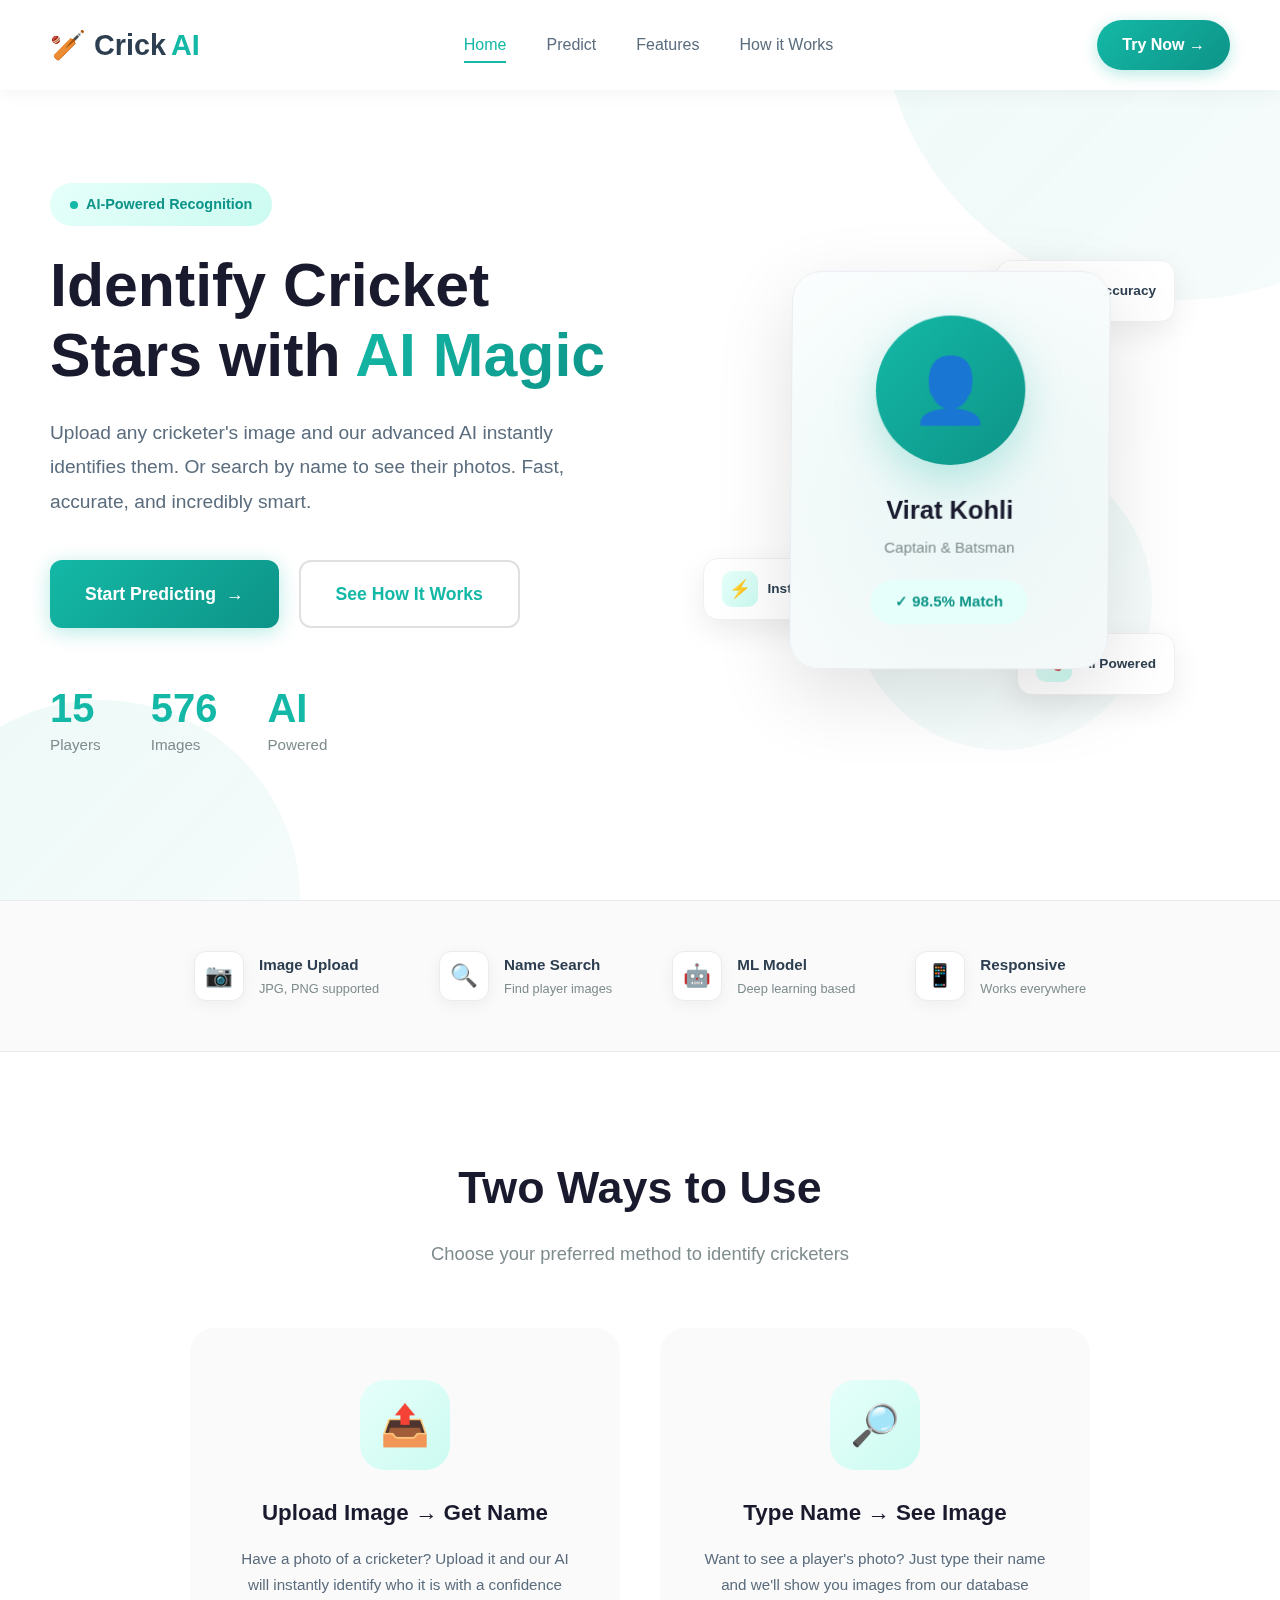
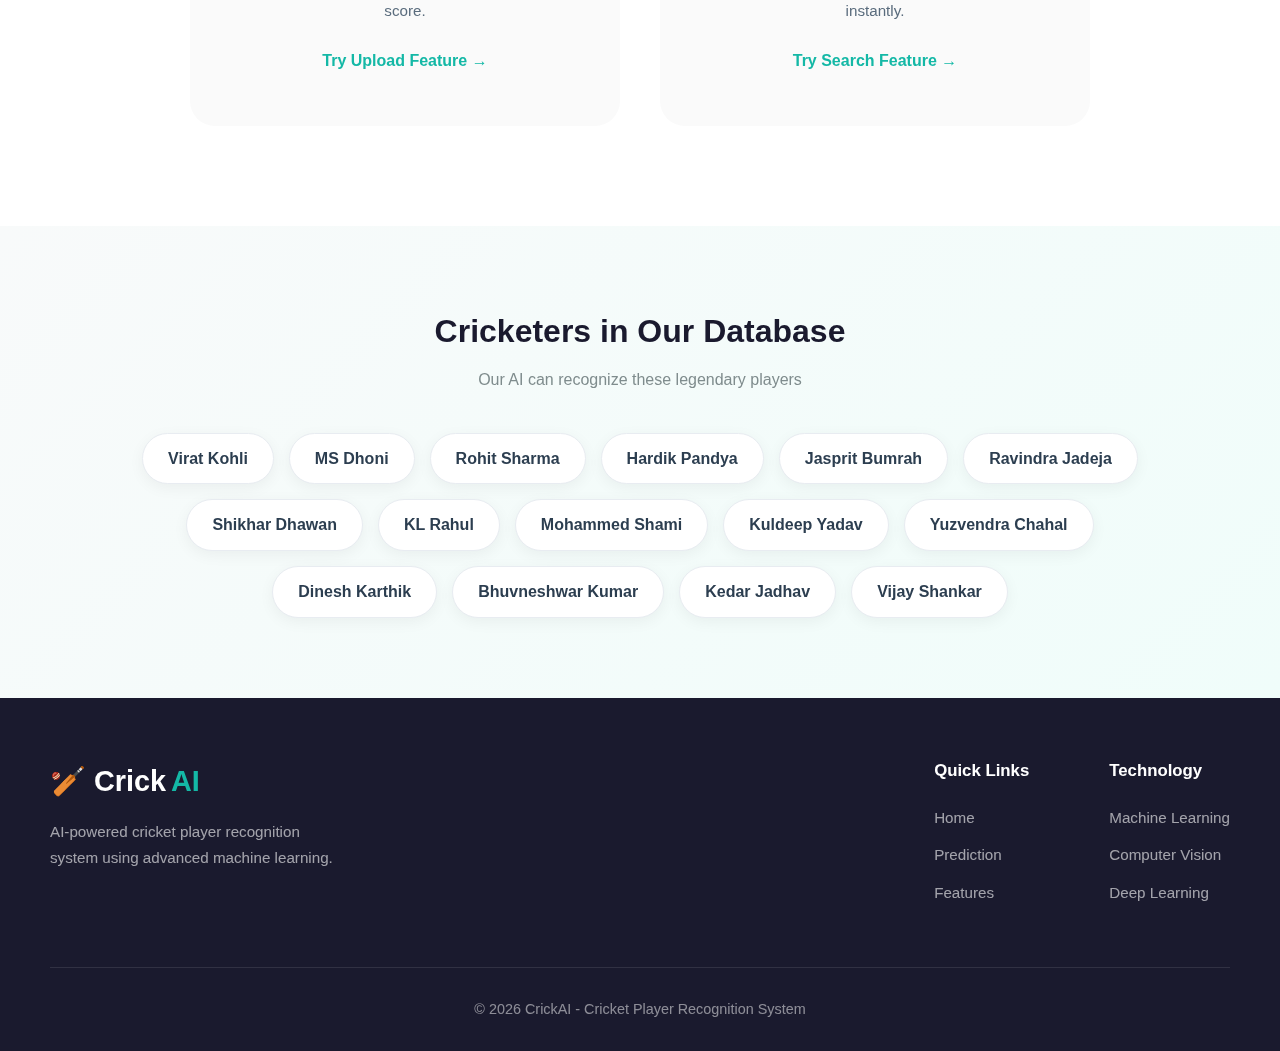
<file: home.html>
<!DOCTYPE html>
<html lang="en">
<head>
    <meta charset="UTF-8">
    <meta name="viewport" content="width=device-width, initial-scale=1.0">
    <title>CrickAI - Cricket Player Recognition</title>
    <link rel="stylesheet" href="home-styles.css">
</head>
<body>
    <!-- Animated Background -->
    <div class="bg-animation">
        <div class="circle"></div>
        <div class="circle"></div>
        <div class="circle"></div>
    </div>

    <!-- Navigation -->
    <nav class="top-nav">
        <a href="home.html" class="logo">
            🏏 Crick<span>AI</span>
        </a>
        <div class="nav-links">
            <a href="home.html" class="active">Home</a>
            <a href="/predict">Predict</a>
            <a href="#features">Features</a>
            <a href="#demo">How it Works</a>
        </div>
        <a href="/predict" class="nav-cta">Try Now →</a>
    </nav>

    <!-- Hero Section -->
    <section class="hero">
        <div class="hero-left">
            <div class="hero-tag">
                <span class="pulse"></span>
                AI-Powered Recognition
            </div>
            <h1>
                Identify Cricket Stars with
                <span class="gradient-text">AI Magic</span>
            </h1>
            <p class="hero-desc">
                Upload any cricketer's image and our advanced AI instantly identifies them. 
                Or search by name to see their photos. Fast, accurate, and incredibly smart.
            </p>
            <div class="hero-buttons">
                <a href="/predict" class="btn-primary">
                    Start Predicting
                    <span>→</span>
                </a>
                <a href="#demo" class="btn-secondary">
                    See How It Works
                </a>
            </div>
            <div class="stats-row">
                <div class="stat-box">
                    <div class="stat-number">15</div>
                    <div class="stat-label">Players</div>
                </div>
                <div class="stat-box">
                    <div class="stat-number">576</div>
                    <div class="stat-label">Images</div>
                </div>
                <div class="stat-box">
                    <div class="stat-number">AI</div>
                    <div class="stat-label">Powered</div>
                </div>
            </div>
        </div>
        <div class="hero-right">
            <div class="hero-visual">
                <div class="main-card">
                    <div class="card-glow"></div>
                    <div class="player-photo">👤</div>
                    <div class="player-info">
                        <div class="player-name">Virat Kohli</div>
                        <div class="player-role">Captain & Batsman</div>
                        <div class="confidence-bar">
                            <span>✓ 98.5% Match</span>
                        </div>
                    </div>
                </div>
                <div class="floating-elements">
                    <div class="float-item item-1">
                        <div class="float-icon">🎯</div>
                        <div class="float-text">High Accuracy</div>
                    </div>
                    <div class="float-item item-2">
                        <div class="float-icon">⚡</div>
                        <div class="float-text">Instant Results</div>
                    </div>
                    <div class="float-item item-3">
                        <div class="float-icon">🧠</div>
                        <div class="float-text">AI Powered</div>
                    </div>
                </div>
            </div>
        </div>
    </section>

    <!-- Features Strip -->
    <section class="features-strip" id="features">
        <div class="strip-item">
            <div class="strip-icon">📷</div>
            <div class="strip-text">
                <h4>Image Upload</h4>
                <p>JPG, PNG supported</p>
            </div>
        </div>
        <div class="strip-item">
            <div class="strip-icon">🔍</div>
            <div class="strip-text">
                <h4>Name Search</h4>
                <p>Find player images</p>
            </div>
        </div>
        <div class="strip-item">
            <div class="strip-icon">🤖</div>
            <div class="strip-text">
                <h4>ML Model</h4>
                <p>Deep learning based</p>
            </div>
        </div>
        <div class="strip-item">
            <div class="strip-icon">📱</div>
            <div class="strip-text">
                <h4>Responsive</h4>
                <p>Works everywhere</p>
            </div>
        </div>
    </section>

    <!-- Demo Section -->
    <section class="demo-section" id="demo">
        <div class="demo-header">
            <h2>Two Ways to Use</h2>
            <p>Choose your preferred method to identify cricketers</p>
        </div>
        <div class="demo-cards">
            <div class="demo-card">
                <div class="demo-icon">📤</div>
                <h3>Upload Image → Get Name</h3>
                <p>
                    Have a photo of a cricketer? Upload it and our AI will instantly 
                    identify who it is with a confidence score.
                </p>
                <a href="index.html" class="demo-link">
                    Try Upload Feature →
                </a>
            </div>
            <div class="demo-card">
                <div class="demo-icon">🔎</div>
                <h3>Type Name → See Image</h3>
                <p>
                    Want to see a player's photo? Just type their name and we'll 
                    show you images from our database instantly.
                </p>
                <a href="index.html" class="demo-link">
                    Try Search Feature →
                </a>
            </div>
        </div>
    </section>

    <!-- Players Section -->
    <section class="players-showcase" id="players">
        <div class="showcase-header">
            <h2>Cricketers in Our Database</h2>
            <p>Our AI can recognize these legendary players</p>
        </div>
        <div class="players-scroll">
            <div class="player-badge">Virat Kohli</div>
            <div class="player-badge">MS Dhoni</div>
            <div class="player-badge">Rohit Sharma</div>
            <div class="player-badge">Hardik Pandya</div>
            <div class="player-badge">Jasprit Bumrah</div>
            <div class="player-badge">Ravindra Jadeja</div>
            <div class="player-badge">Shikhar Dhawan</div>
            <div class="player-badge">KL Rahul</div>
            <div class="player-badge">Mohammed Shami</div>
            <div class="player-badge">Kuldeep Yadav</div>
            <div class="player-badge">Yuzvendra Chahal</div>
            <div class="player-badge">Dinesh Karthik</div>
            <div class="player-badge">Bhuvneshwar Kumar</div>
            <div class="player-badge">Kedar Jadhav</div>
            <div class="player-badge">Vijay Shankar</div>
        </div>
    </section>

    <!-- Footer -->
    <footer class="home-footer">
        <div class="footer-top">
            <div class="footer-brand">
                <a href="home.html" class="logo">
                    🏏 Crick<span>AI</span>
                </a>
                <p>AI-powered cricket player recognition system using advanced machine learning.</p>
            </div>
            <div class="footer-links">
                <div class="footer-col">
                    <h4>Quick Links</h4>
                    <ul>
                        <li><a href="home.html">Home</a></li>
                        <li><a href="index.html">Prediction</a></li>
                        <li><a href="#features">Features</a></li>
                    </ul>
                </div>
                <div class="footer-col">
                    <h4>Technology</h4>
                    <ul>
                        <li><a href="#">Machine Learning</a></li>
                        <li><a href="#">Computer Vision</a></li>
                        <li><a href="#">Deep Learning</a></li>
                    </ul>
                </div>
            </div>
        </div>
        <div class="footer-bottom">
            <p>© 2026 CrickAI - Cricket Player Recognition System</p>
        </div>
    </footer>
</body>
</html>
</file>
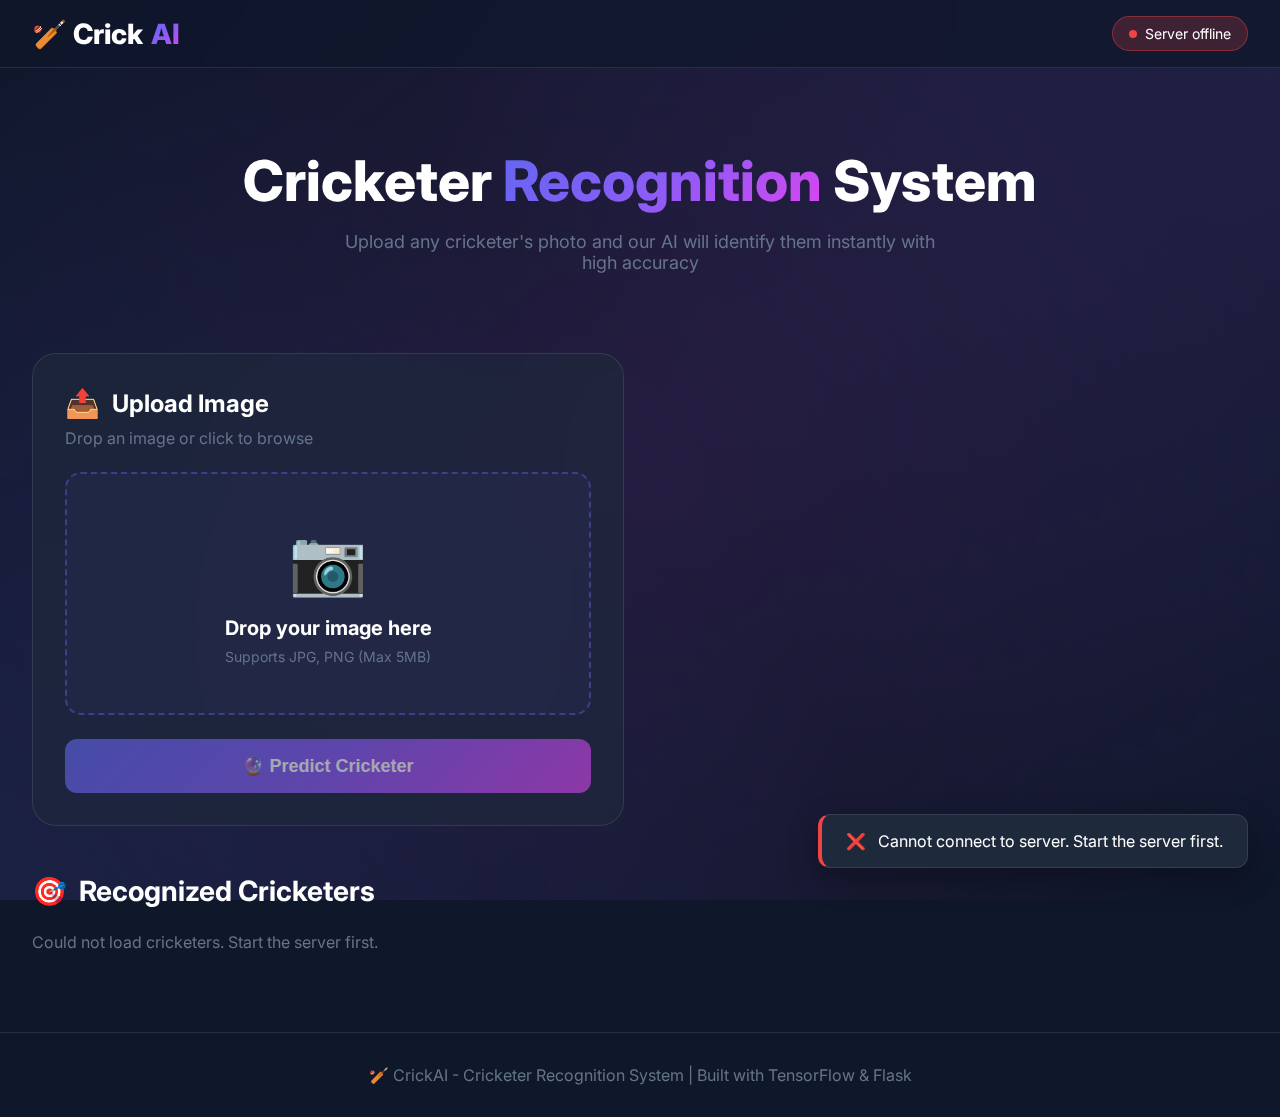
<file: index_enhanced.html>
<!DOCTYPE html>
<html lang="en">
<head>
    <meta charset="UTF-8">
    <meta name="viewport" content="width=device-width, initial-scale=1.0">
    <title>CrickAI - Cricketer Recognition System</title>
    <link href="https://fonts.googleapis.com/css2?family=Inter:wght@300;400;500;600;700;800&display=swap" rel="stylesheet">
    <style>
        * {
            margin: 0;
            padding: 0;
            box-sizing: border-box;
        }

        :root {
            --primary: #6366f1;
            --primary-dark: #4f46e5;
            --secondary: #22c55e;
            --accent: #f59e0b;
            --dark: #0f172a;
            --dark-light: #1e293b;
            --gray: #64748b;
            --light: #f1f5f9;
            --white: #ffffff;
            --gradient: linear-gradient(135deg, #6366f1 0%, #8b5cf6 50%, #d946ef 100%);
        }

        body {
            font-family: 'Inter', sans-serif;
            background: var(--dark);
            color: var(--white);
            min-height: 100vh;
            overflow-x: hidden;
        }

        /* Animated Background */
        .bg-animation {
            position: fixed;
            top: 0;
            left: 0;
            width: 100%;
            height: 100%;
            z-index: -1;
            overflow: hidden;
        }

        .bg-animation::before {
            content: '';
            position: absolute;
            top: -50%;
            left: -50%;
            width: 200%;
            height: 200%;
            background: 
                radial-gradient(circle at 20% 80%, rgba(99, 102, 241, 0.15) 0%, transparent 40%),
                radial-gradient(circle at 80% 20%, rgba(139, 92, 246, 0.15) 0%, transparent 40%),
                radial-gradient(circle at 50% 50%, rgba(217, 70, 239, 0.1) 0%, transparent 50%);
            animation: bgRotate 30s linear infinite;
        }

        @keyframes bgRotate {
            from { transform: rotate(0deg); }
            to { transform: rotate(360deg); }
        }

        /* Header */
        header {
            background: rgba(15, 23, 42, 0.8);
            backdrop-filter: blur(20px);
            border-bottom: 1px solid rgba(255,255,255,0.1);
            padding: 1rem 2rem;
            position: sticky;
            top: 0;
            z-index: 100;
        }

        .header-content {
            max-width: 1400px;
            margin: 0 auto;
            display: flex;
            justify-content: space-between;
            align-items: center;
        }

        .logo {
            font-size: 1.75rem;
            font-weight: 800;
            display: flex;
            align-items: center;
            gap: 0.5rem;
        }

        .logo span {
            background: var(--gradient);
            -webkit-background-clip: text;
            -webkit-text-fill-color: transparent;
            background-clip: text;
        }

        .status-badge {
            display: flex;
            align-items: center;
            gap: 0.5rem;
            padding: 0.5rem 1rem;
            background: rgba(34, 197, 94, 0.2);
            border: 1px solid rgba(34, 197, 94, 0.4);
            border-radius: 50px;
            font-size: 0.875rem;
        }

        .status-dot {
            width: 8px;
            height: 8px;
            background: var(--secondary);
            border-radius: 50%;
            animation: pulse 2s infinite;
        }

        .status-badge.offline {
            background: rgba(239, 68, 68, 0.2);
            border-color: rgba(239, 68, 68, 0.4);
        }

        .status-badge.offline .status-dot {
            background: #ef4444;
            animation: none;
        }

        @keyframes pulse {
            0%, 100% { opacity: 1; }
            50% { opacity: 0.5; }
        }

        /* Main Container */
        main {
            max-width: 1400px;
            margin: 0 auto;
            padding: 2rem;
        }

        /* Hero Section */
        .hero {
            text-align: center;
            padding: 3rem 0;
        }

        .hero h1 {
            font-size: clamp(2rem, 5vw, 3.5rem);
            font-weight: 800;
            margin-bottom: 1rem;
            line-height: 1.2;
        }

        .hero h1 span {
            background: var(--gradient);
            -webkit-background-clip: text;
            -webkit-text-fill-color: transparent;
            background-clip: text;
        }

        .hero p {
            color: var(--gray);
            font-size: 1.125rem;
            max-width: 600px;
            margin: 0 auto;
        }

        /* Upload Section */
        .upload-section {
            display: grid;
            grid-template-columns: 1fr 1fr;
            gap: 2rem;
            margin-top: 2rem;
        }

        @media (max-width: 900px) {
            .upload-section {
                grid-template-columns: 1fr;
            }
        }

        .card {
            background: rgba(30, 41, 59, 0.6);
            backdrop-filter: blur(20px);
            border: 1px solid rgba(255,255,255,0.1);
            border-radius: 24px;
            padding: 2rem;
            transition: all 0.3s ease;
        }

        .card:hover {
            border-color: rgba(99, 102, 241, 0.3);
            box-shadow: 0 20px 40px rgba(0,0,0,0.3);
        }

        .card-title {
            font-size: 1.5rem;
            font-weight: 700;
            margin-bottom: 0.5rem;
            display: flex;
            align-items: center;
            gap: 0.75rem;
        }

        .card-title .icon {
            font-size: 1.75rem;
        }

        .card-subtitle {
            color: var(--gray);
            margin-bottom: 1.5rem;
        }

        /* Upload Zone */
        .upload-zone {
            border: 2px dashed rgba(99, 102, 241, 0.4);
            border-radius: 16px;
            padding: 3rem 2rem;
            text-align: center;
            cursor: pointer;
            transition: all 0.3s ease;
            background: rgba(99, 102, 241, 0.05);
        }

        .upload-zone:hover {
            border-color: var(--primary);
            background: rgba(99, 102, 241, 0.1);
        }

        .upload-zone.dragover {
            border-color: var(--secondary);
            background: rgba(34, 197, 94, 0.1);
        }

        .upload-zone.has-image {
            padding: 1rem;
            border-style: solid;
            border-color: var(--primary);
        }

        .upload-icon {
            font-size: 4rem;
            margin-bottom: 1rem;
        }

        .upload-zone h3 {
            font-size: 1.25rem;
            margin-bottom: 0.5rem;
        }

        .upload-zone p {
            color: var(--gray);
            font-size: 0.875rem;
        }

        #imageInput {
            display: none;
        }

        /* Preview */
        .preview-container {
            display: none;
            position: relative;
        }

        .preview-container.show {
            display: block;
        }

        .preview-image {
            width: 100%;
            max-height: 400px;
            object-fit: contain;
            border-radius: 12px;
        }

        .remove-btn {
            position: absolute;
            top: 10px;
            right: 10px;
            width: 36px;
            height: 36px;
            background: rgba(239, 68, 68, 0.9);
            border: none;
            border-radius: 50%;
            color: white;
            font-size: 1.25rem;
            cursor: pointer;
            display: flex;
            align-items: center;
            justify-content: center;
            transition: all 0.3s ease;
        }

        .remove-btn:hover {
            background: #ef4444;
            transform: scale(1.1);
        }

        /* Predict Button */
        .predict-btn {
            width: 100%;
            padding: 1rem 2rem;
            background: var(--gradient);
            border: none;
            border-radius: 12px;
            color: white;
            font-size: 1.125rem;
            font-weight: 600;
            cursor: pointer;
            margin-top: 1.5rem;
            display: flex;
            align-items: center;
            justify-content: center;
            gap: 0.75rem;
            transition: all 0.3s ease;
        }

        .predict-btn:hover:not(:disabled) {
            transform: translateY(-2px);
            box-shadow: 0 10px 30px rgba(99, 102, 241, 0.4);
        }

        .predict-btn:disabled {
            opacity: 0.6;
            cursor: not-allowed;
        }

        .predict-btn .spinner {
            display: none;
            width: 24px;
            height: 24px;
            border: 3px solid rgba(255,255,255,0.3);
            border-top-color: white;
            border-radius: 50%;
            animation: spin 1s linear infinite;
        }

        .predict-btn.loading .spinner {
            display: block;
        }

        .predict-btn.loading .btn-text {
            display: none;
        }

        @keyframes spin {
            to { transform: rotate(360deg); }
        }

        /* Results Section */
        .results-card {
            display: none;
        }

        .results-card.show {
            display: block;
            animation: slideUp 0.5s ease;
        }

        @keyframes slideUp {
            from {
                opacity: 0;
                transform: translateY(20px);
            }
            to {
                opacity: 1;
                transform: translateY(0);
            }
        }

        .result-header {
            display: flex;
            align-items: center;
            gap: 1.5rem;
            margin-bottom: 2rem;
        }

        .result-avatar {
            width: 100px;
            height: 100px;
            background: var(--gradient);
            border-radius: 50%;
            display: flex;
            align-items: center;
            justify-content: center;
            font-size: 3rem;
            flex-shrink: 0;
            overflow: hidden;
        }

        .result-avatar img {
            width: 100%;
            height: 100%;
            object-fit: cover;
        }

        .result-info h2 {
            font-size: 2rem;
            font-weight: 700;
            margin-bottom: 0.25rem;
        }

        .result-info p {
            color: var(--gray);
        }

        /* Confidence Meter */
        .confidence-section {
            margin-bottom: 2rem;
        }

        .confidence-header {
            display: flex;
            justify-content: space-between;
            margin-bottom: 0.75rem;
        }

        .confidence-value {
            font-size: 1.5rem;
            font-weight: 700;
            color: var(--secondary);
        }

        .confidence-bar {
            height: 12px;
            background: rgba(255,255,255,0.1);
            border-radius: 6px;
            overflow: hidden;
        }

        .confidence-fill {
            height: 100%;
            background: var(--gradient);
            border-radius: 6px;
            transition: width 1s ease;
            width: 0%;
        }

        /* Top Predictions */
        .predictions-list {
            list-style: none;
        }

        .prediction-item {
            display: flex;
            justify-content: space-between;
            align-items: center;
            padding: 1rem;
            background: rgba(255,255,255,0.05);
            border-radius: 12px;
            margin-bottom: 0.75rem;
            transition: all 0.3s ease;
        }

        .prediction-item:hover {
            background: rgba(255,255,255,0.1);
        }

        .prediction-item:first-child {
            background: rgba(99, 102, 241, 0.2);
            border: 1px solid rgba(99, 102, 241, 0.3);
        }

        .prediction-name {
            font-weight: 600;
        }

        .prediction-confidence {
            color: var(--secondary);
            font-weight: 600;
        }

        /* Cricketers Gallery */
        .gallery-section {
            margin-top: 3rem;
        }

        .gallery-title {
            font-size: 1.75rem;
            font-weight: 700;
            margin-bottom: 1.5rem;
            display: flex;
            align-items: center;
            gap: 0.75rem;
        }

        .cricketers-grid {
            display: grid;
            grid-template-columns: repeat(auto-fill, minmax(140px, 1fr));
            gap: 1rem;
        }

        .cricketer-card {
            background: rgba(30, 41, 59, 0.6);
            border: 1px solid rgba(255,255,255,0.1);
            border-radius: 16px;
            padding: 1rem;
            text-align: center;
            cursor: pointer;
            transition: all 0.3s ease;
        }

        .cricketer-card:hover {
            transform: translateY(-5px);
            border-color: var(--primary);
            box-shadow: 0 10px 30px rgba(99, 102, 241, 0.2);
        }

        .cricketer-avatar {
            width: 80px;
            height: 80px;
            background: var(--gradient);
            border-radius: 50%;
            margin: 0 auto 0.75rem;
            display: flex;
            align-items: center;
            justify-content: center;
            font-size: 2rem;
            overflow: hidden;
        }

        .cricketer-avatar img {
            width: 100%;
            height: 100%;
            object-fit: cover;
        }

        .cricketer-name {
            font-weight: 600;
            font-size: 0.875rem;
            white-space: nowrap;
            overflow: hidden;
            text-overflow: ellipsis;
        }

        /* Loading States */
        .loading-skeleton {
            background: linear-gradient(90deg, rgba(255,255,255,0.05) 25%, rgba(255,255,255,0.1) 50%, rgba(255,255,255,0.05) 75%);
            background-size: 200% 100%;
            animation: shimmer 1.5s infinite;
            border-radius: 8px;
        }

        @keyframes shimmer {
            0% { background-position: 200% 0; }
            100% { background-position: -200% 0; }
        }

        /* Toast Notifications */
        .toast-container {
            position: fixed;
            bottom: 2rem;
            right: 2rem;
            z-index: 1000;
        }

        .toast {
            background: var(--dark-light);
            border: 1px solid rgba(255,255,255,0.1);
            padding: 1rem 1.5rem;
            border-radius: 12px;
            margin-top: 0.75rem;
            display: flex;
            align-items: center;
            gap: 0.75rem;
            animation: toastIn 0.3s ease;
            box-shadow: 0 10px 30px rgba(0,0,0,0.3);
        }

        .toast.success {
            border-left: 4px solid var(--secondary);
        }

        .toast.error {
            border-left: 4px solid #ef4444;
        }

        .toast.warning {
            border-left: 4px solid var(--accent);
        }

        @keyframes toastIn {
            from {
                opacity: 0;
                transform: translateX(100%);
            }
            to {
                opacity: 1;
                transform: translateX(0);
            }
        }

        /* Footer */
        footer {
            text-align: center;
            padding: 2rem;
            color: var(--gray);
            margin-top: 3rem;
            border-top: 1px solid rgba(255,255,255,0.1);
        }

        footer a {
            color: var(--primary);
            text-decoration: none;
        }

        /* Responsive */
        @media (max-width: 768px) {
            main {
                padding: 1rem;
            }

            .hero {
                padding: 2rem 0;
            }

            .card {
                padding: 1.5rem;
            }

            .upload-zone {
                padding: 2rem 1rem;
            }
        }
    </style>
</head>
<body>
    <div class="bg-animation"></div>

    <header>
        <div class="header-content">
            <div class="logo">🏏 Crick<span>AI</span></div>
            <div class="status-badge" id="statusBadge">
                <div class="status-dot"></div>
                <span id="statusText">Connecting...</span>
            </div>
        </div>
    </header>

    <main>
        <section class="hero">
            <h1>Cricketer <span>Recognition</span> System</h1>
            <p>Upload any cricketer's photo and our AI will identify them instantly with high accuracy</p>
        </section>

        <section class="upload-section">
            <!-- Upload Card -->
            <div class="card">
                <h2 class="card-title">
                    <span class="icon">📤</span>
                    Upload Image
                </h2>
                <p class="card-subtitle">Drop an image or click to browse</p>

                <div class="upload-zone" id="uploadZone">
                    <div class="upload-content" id="uploadContent">
                        <div class="upload-icon">📷</div>
                        <h3>Drop your image here</h3>
                        <p>Supports JPG, PNG (Max 5MB)</p>
                    </div>
                    <div class="preview-container" id="previewContainer">
                        <img class="preview-image" id="previewImage" alt="Preview">
                        <button class="remove-btn" id="removeBtn">✕</button>
                    </div>
                </div>
                <input type="file" id="imageInput" accept="image/jpeg,image/png,image/jpg">

                <button class="predict-btn" id="predictBtn" disabled>
                    <span class="spinner"></span>
                    <span class="btn-text">🔮 Predict Cricketer</span>
                </button>
            </div>

            <!-- Results Card -->
            <div class="card results-card" id="resultsCard">
                <h2 class="card-title">
                    <span class="icon">✨</span>
                    Prediction Result
                </h2>
                <p class="card-subtitle">AI-powered recognition</p>

                <div class="result-header">
                    <div class="result-avatar" id="resultAvatar">🏏</div>
                    <div class="result-info">
                        <h2 id="resultName">-</h2>
                        <p id="resultRole">Cricketer • Predicted by AI</p>
                    </div>
                </div>

                <div class="confidence-section">
                    <div class="confidence-header">
                        <span>Confidence</span>
                        <span class="confidence-value" id="confidenceValue">0%</span>
                    </div>
                    <div class="confidence-bar">
                        <div class="confidence-fill" id="confidenceFill"></div>
                    </div>
                </div>

                <h3 style="margin-bottom: 1rem; color: var(--gray);">Top Predictions</h3>
                <ul class="predictions-list" id="predictionsList">
                    <!-- Filled by JS -->
                </ul>
            </div>
        </section>

        <!-- Cricketers Gallery -->
        <section class="gallery-section">
            <h2 class="gallery-title">
                <span>🎯</span>
                Recognized Cricketers
            </h2>
            <div class="cricketers-grid" id="cricketersGrid">
                <!-- Filled by JS -->
            </div>
        </section>
    </main>

    <footer>
        <p>🏏 CrickAI - Cricketer Recognition System | Built with TensorFlow & Flask</p>
    </footer>

    <div class="toast-container" id="toastContainer"></div>

    <script>
        // Configuration
        const API_URL = 'http://localhost:5000';
        let isConnected = false;

        // DOM Elements
        const uploadZone = document.getElementById('uploadZone');
        const uploadContent = document.getElementById('uploadContent');
        const previewContainer = document.getElementById('previewContainer');
        const previewImage = document.getElementById('previewImage');
        const imageInput = document.getElementById('imageInput');
        const removeBtn = document.getElementById('removeBtn');
        const predictBtn = document.getElementById('predictBtn');
        const resultsCard = document.getElementById('resultsCard');
        const resultAvatar = document.getElementById('resultAvatar');
        const resultName = document.getElementById('resultName');
        const confidenceValue = document.getElementById('confidenceValue');
        const confidenceFill = document.getElementById('confidenceFill');
        const predictionsList = document.getElementById('predictionsList');
        const statusBadge = document.getElementById('statusBadge');
        const statusText = document.getElementById('statusText');
        const cricketersGrid = document.getElementById('cricketersGrid');

        let uploadedFile = null;

        // Initialize
        document.addEventListener('DOMContentLoaded', () => {
            checkAPIStatus();
            initUpload();
            loadCricketers();
        });

        // Check API Status
        async function checkAPIStatus() {
            try {
                const response = await fetch(`${API_URL}/api/status`);
                const data = await response.json();
                
                if (data.model_loaded) {
                    isConnected = true;
                    statusBadge.classList.remove('offline');
                    statusText.textContent = `AI Ready (${data.cricketers_count} cricketers)`;
                    showToast('Connected to AI Model!', 'success');
                } else {
                    statusBadge.classList.add('offline');
                    statusText.textContent = 'Model not trained';
                    showToast('Model not loaded. Please train first.', 'warning');
                }
            } catch (error) {
                statusBadge.classList.add('offline');
                statusText.textContent = 'Server offline';
                showToast('Cannot connect to server. Start the server first.', 'error');
            }
        }

        // Load Cricketers Gallery
        async function loadCricketers() {
            try {
                const response = await fetch(`${API_URL}/api/cricketers`);
                const data = await response.json();
                
                if (data.success) {
                    cricketersGrid.innerHTML = data.cricketers.map(cricketer => `
                        <div class="cricketer-card">
                            <div class="cricketer-avatar">
                                ${cricketer.sample_image 
                                    ? `<img src="${API_URL}${cricketer.sample_image}" alt="${cricketer.name}" onerror="this.parentElement.innerHTML='🏏'">`
                                    : '🏏'}
                            </div>
                            <div class="cricketer-name">${cricketer.name}</div>
                        </div>
                    `).join('');
                }
            } catch (error) {
                cricketersGrid.innerHTML = '<p style="color: var(--gray); grid-column: 1/-1;">Could not load cricketers. Start the server first.</p>';
            }
        }

        // Initialize Upload
        function initUpload() {
            uploadZone.addEventListener('click', () => {
                if (!previewContainer.classList.contains('show')) {
                    imageInput.click();
                }
            });

            imageInput.addEventListener('change', handleFileSelect);

            uploadZone.addEventListener('dragover', (e) => {
                e.preventDefault();
                uploadZone.classList.add('dragover');
            });

            uploadZone.addEventListener('dragleave', () => {
                uploadZone.classList.remove('dragover');
            });

            uploadZone.addEventListener('drop', (e) => {
                e.preventDefault();
                uploadZone.classList.remove('dragover');
                const file = e.dataTransfer.files[0];
                if (validateFile(file)) processFile(file);
            });

            removeBtn.addEventListener('click', (e) => {
                e.stopPropagation();
                resetUpload();
            });

            predictBtn.addEventListener('click', handlePredict);
        }

        function handleFileSelect(e) {
            const file = e.target.files[0];
            if (validateFile(file)) processFile(file);
        }

        function validateFile(file) {
            if (!file) return false;
            
            const validTypes = ['image/jpeg', 'image/png', 'image/jpg'];
            if (!validTypes.includes(file.type)) {
                showToast('Please upload a JPG or PNG image', 'error');
                return false;
            }
            
            if (file.size > 5 * 1024 * 1024) {
                showToast('File size must be less than 5MB', 'error');
                return false;
            }
            
            return true;
        }

        function processFile(file) {
            uploadedFile = file;
            
            const reader = new FileReader();
            reader.onload = (e) => {
                previewImage.src = e.target.result;
                uploadContent.style.display = 'none';
                previewContainer.classList.add('show');
                uploadZone.classList.add('has-image');
                predictBtn.disabled = false;
                resultsCard.classList.remove('show');
            };
            reader.readAsDataURL(file);
        }

        function resetUpload() {
            uploadedFile = null;
            imageInput.value = '';
            previewImage.src = '';
            uploadContent.style.display = 'block';
            previewContainer.classList.remove('show');
            uploadZone.classList.remove('has-image');
            predictBtn.disabled = true;
        }

        // Handle Prediction
        async function handlePredict() {
            if (!uploadedFile) {
                showToast('Please upload an image first', 'error');
                return;
            }

            if (!isConnected) {
                showToast('Server not connected. Please start the server.', 'error');
                return;
            }

            predictBtn.classList.add('loading');
            predictBtn.disabled = true;

            try {
                const formData = new FormData();
                formData.append('image', uploadedFile);

                const response = await fetch(`${API_URL}/api/predict`, {
                    method: 'POST',
                    body: formData
                });

                const data = await response.json();

                if (data.success) {
                    displayResults(data);
                    showToast(`Predicted: ${data.prediction}`, 'success');
                } else {
                    throw new Error(data.error || 'Prediction failed');
                }
            } catch (error) {
                console.error('Prediction error:', error);
                showToast('Prediction failed. Please try again.', 'error');
            } finally {
                predictBtn.classList.remove('loading');
                predictBtn.disabled = false;
            }
        }

        // Display Results
        function displayResults(data) {
            resultsCard.classList.add('show');
            
            resultName.textContent = data.prediction;
            confidenceValue.textContent = `${data.confidence}%`;
            
            // Set avatar
            if (data.sample_image) {
                resultAvatar.innerHTML = `<img src="${API_URL}${data.sample_image}" alt="${data.prediction}" onerror="this.parentElement.innerHTML='🏏'">`;
            } else {
                resultAvatar.innerHTML = '🏏';
            }
            
            // Animate confidence bar
            setTimeout(() => {
                confidenceFill.style.width = `${data.confidence}%`;
            }, 100);
            
            // Show top predictions
            if (data.top_predictions) {
                predictionsList.innerHTML = data.top_predictions.map((pred, idx) => `
                    <li class="prediction-item">
                        <span class="prediction-name">${idx + 1}. ${pred.name}</span>
                        <span class="prediction-confidence">${pred.confidence}%</span>
                    </li>
                `).join('');
            }

            // Scroll to results
            resultsCard.scrollIntoView({ behavior: 'smooth', block: 'nearest' });
        }

        // Toast Notifications
        function showToast(message, type = 'success') {
            const toast = document.createElement('div');
            toast.className = `toast ${type}`;
            toast.innerHTML = `
                <span>${type === 'success' ? '✅' : type === 'error' ? '❌' : '⚠️'}</span>
                <span>${message}</span>
            `;
            document.getElementById('toastContainer').appendChild(toast);
            
            setTimeout(() => {
                toast.style.opacity = '0';
                toast.style.transform = 'translateX(100%)';
                setTimeout(() => toast.remove(), 300);
            }, 4000);
        }
    </script>
</body>
</html>
</file>
<file: home-styles.css>
/* ===================================
   HOME PAGE STYLES - CRICKAI
   Modern, Attractive, Unique Design
   =================================== */

* {
    margin: 0;
    padding: 0;
    box-sizing: border-box;
}

body {
    font-family: 'Segoe UI', Tahoma, Geneva, Verdana, sans-serif;
    background: #ffffff;
    color: #2c3e50;
    overflow-x: hidden;
    line-height: 1.6;
}

/* ===================================
   ANIMATED BACKGROUND
   =================================== */

.bg-animation {
    position: fixed;
    top: 0;
    left: 0;
    width: 100%;
    height: 100%;
    z-index: -1;
    overflow: hidden;
}

.bg-animation .circle {
    position: absolute;
    border-radius: 50%;
    background: linear-gradient(135deg, rgba(20, 184, 166, 0.08), rgba(13, 148, 136, 0.03));
    animation: float 20s infinite ease-in-out;
}

.bg-animation .circle:nth-child(1) {
    width: 600px;
    height: 600px;
    top: -300px;
    right: -200px;
}

.bg-animation .circle:nth-child(2) {
    width: 400px;
    height: 400px;
    bottom: -200px;
    left: -100px;
    animation-delay: -5s;
}

.bg-animation .circle:nth-child(3) {
    width: 300px;
    height: 300px;
    top: 50%;
    right: 10%;
    animation-delay: -10s;
}

@keyframes float {
    0%, 100% { transform: translate(0, 0) rotate(0deg); }
    25% { transform: translate(30px, -30px) rotate(5deg); }
    50% { transform: translate(0, -50px) rotate(0deg); }
    75% { transform: translate(-30px, -30px) rotate(-5deg); }
}

/* ===================================
   NAVIGATION
   =================================== */

.top-nav {
    position: fixed;
    top: 0;
    left: 0;
    right: 0;
    display: flex;
    justify-content: space-between;
    align-items: center;
    padding: 20px 50px;
    background: rgba(255, 255, 255, 0.95);
    backdrop-filter: blur(10px);
    z-index: 1000;
    box-shadow: 0 2px 20px rgba(0, 0, 0, 0.05);
}

.logo {
    display: flex;
    align-items: center;
    gap: 5px;
    font-size: 1.8rem;
    font-weight: 800;
    color: #2c3e50;
    text-decoration: none;
}

.logo span {
    color: #14b8a6;
}

.nav-links {
    display: flex;
    gap: 40px;
}

.nav-links a {
    color: #5a6c7d;
    text-decoration: none;
    font-weight: 500;
    transition: color 0.3s ease;
    position: relative;
}

.nav-links a::after {
    content: '';
    position: absolute;
    bottom: -5px;
    left: 0;
    width: 0;
    height: 2px;
    background: #14b8a6;
    transition: width 0.3s ease;
}

.nav-links a:hover,
.nav-links a.active {
    color: #14b8a6;
}

.nav-links a:hover::after,
.nav-links a.active::after {
    width: 100%;
}

.nav-cta {
    padding: 12px 25px;
    background: linear-gradient(135deg, #14b8a6, #0d9488);
    color: white;
    text-decoration: none;
    border-radius: 50px;
    font-weight: 600;
    transition: all 0.3s ease;
    box-shadow: 0 4px 15px rgba(20, 184, 166, 0.3);
}

.nav-cta:hover {
    transform: translateY(-2px);
    box-shadow: 0 6px 20px rgba(20, 184, 166, 0.4);
}

/* ===================================
   HERO SECTION
   =================================== */

.hero {
    min-height: 100vh;
    display: flex;
    align-items: center;
    padding: 120px 50px 80px;
    gap: 60px;
    max-width: 1400px;
    margin: 0 auto;
}

.hero-left {
    flex: 1;
    max-width: 600px;
}

.hero-tag {
    display: inline-flex;
    align-items: center;
    gap: 8px;
    padding: 10px 20px;
    background: linear-gradient(135deg, #e6fffa, #ccfbf1);
    color: #0d9488;
    border-radius: 50px;
    font-size: 0.9rem;
    font-weight: 600;
    margin-bottom: 25px;
    animation: fadeInUp 0.6s ease;
}

.hero-tag .pulse {
    width: 8px;
    height: 8px;
    background: #14b8a6;
    border-radius: 50%;
    animation: pulse 2s infinite;
}

@keyframes pulse {
    0%, 100% { opacity: 1; transform: scale(1); }
    50% { opacity: 0.5; transform: scale(1.5); }
}

.hero h1 {
    font-size: 3.8rem;
    font-weight: 800;
    color: #1a1a2e;
    line-height: 1.15;
    margin-bottom: 25px;
    animation: fadeInUp 0.6s ease 0.1s both;
}

.hero h1 .gradient-text {
    background: linear-gradient(135deg, #14b8a6, #0d9488);
    -webkit-background-clip: text;
    -webkit-text-fill-color: transparent;
    background-clip: text;
}

.hero-desc {
    font-size: 1.2rem;
    color: #5a6c7d;
    line-height: 1.8;
    margin-bottom: 40px;
    animation: fadeInUp 0.6s ease 0.2s both;
}

.hero-buttons {
    display: flex;
    gap: 20px;
    margin-bottom: 60px;
    animation: fadeInUp 0.6s ease 0.3s both;
}

.btn-primary {
    display: inline-flex;
    align-items: center;
    gap: 10px;
    padding: 18px 35px;
    background: linear-gradient(135deg, #14b8a6, #0d9488);
    color: white;
    text-decoration: none;
    border-radius: 12px;
    font-weight: 600;
    font-size: 1.1rem;
    transition: all 0.3s ease;
    box-shadow: 0 4px 20px rgba(20, 184, 166, 0.3);
}

.btn-primary:hover {
    transform: translateY(-3px);
    box-shadow: 0 8px 30px rgba(20, 184, 166, 0.4);
}

.btn-secondary {
    display: inline-flex;
    align-items: center;
    gap: 10px;
    padding: 18px 35px;
    background: white;
    color: #14b8a6;
    text-decoration: none;
    border-radius: 12px;
    font-weight: 600;
    font-size: 1.1rem;
    border: 2px solid #e0e0e0;
    transition: all 0.3s ease;
}

.btn-secondary:hover {
    border-color: #14b8a6;
    background: #f0fdfa;
}

.stats-row {
    display: flex;
    gap: 50px;
    animation: fadeInUp 0.6s ease 0.4s both;
}

.stat-box {
    text-align: left;
}

.stat-number {
    font-size: 2.5rem;
    font-weight: 800;
    color: #14b8a6;
    line-height: 1;
}

.stat-label {
    font-size: 0.95rem;
    color: #7f8c8d;
    margin-top: 5px;
}

/* ===================================
   HERO VISUAL / 3D CARD
   =================================== */

.hero-right {
    flex: 1;
    display: flex;
    justify-content: center;
    align-items: center;
    perspective: 1000px;
}

.hero-visual {
    position: relative;
    width: 450px;
    height: 500px;
    animation: fadeInRight 0.8s ease 0.3s both;
}

.main-card {
    position: absolute;
    width: 320px;
    height: 400px;
    background: linear-gradient(145deg, #ffffff, #f8f9fa);
    border-radius: 30px;
    box-shadow: 0 25px 80px rgba(0, 0, 0, 0.12);
    display: flex;
    flex-direction: column;
    align-items: center;
    justify-content: center;
    z-index: 3;
    top: 50%;
    left: 50%;
    transform: translate(-50%, -50%) rotateY(-5deg) rotateX(5deg);
    transition: transform 0.5s ease;
    overflow: hidden;
    border: 1px solid #e8ecf1;
}

.main-card:hover {
    transform: translate(-50%, -50%) rotateY(0deg) rotateX(0deg);
}

.card-glow {
    position: absolute;
    top: -50%;
    left: -50%;
    width: 200%;
    height: 200%;
    background: radial-gradient(circle, rgba(20, 184, 166, 0.08) 0%, transparent 60%);
    animation: rotate 10s linear infinite;
}

@keyframes rotate {
    from { transform: rotate(0deg); }
    to { transform: rotate(360deg); }
}

.player-photo {
    width: 150px;
    height: 150px;
    background: linear-gradient(135deg, #14b8a6, #0d9488);
    border-radius: 50%;
    display: flex;
    align-items: center;
    justify-content: center;
    font-size: 4rem;
    margin-bottom: 25px;
    box-shadow: 0 15px 40px rgba(20, 184, 166, 0.25);
    position: relative;
    z-index: 1;
}

.player-info {
    text-align: center;
    z-index: 1;
}

.player-name {
    font-size: 1.6rem;
    font-weight: 700;
    color: #1a1a2e;
    margin-bottom: 5px;
}

.player-role {
    color: #7f8c8d;
    font-size: 0.95rem;
    margin-bottom: 20px;
}

.confidence-bar {
    display: inline-flex;
    align-items: center;
    gap: 8px;
    padding: 10px 25px;
    background: #e6fffa;
    border-radius: 50px;
}

.confidence-bar span {
    color: #0d9488;
    font-weight: 600;
    font-size: 0.95rem;
}

.floating-elements {
    position: absolute;
    width: 100%;
    height: 100%;
    pointer-events: none;
}

.float-item {
    position: absolute;
    background: white;
    border-radius: 15px;
    padding: 12px 18px;
    box-shadow: 0 10px 30px rgba(0, 0, 0, 0.08);
    display: flex;
    align-items: center;
    gap: 10px;
    animation: floatItem 4s ease-in-out infinite;
    border: 1px solid #f0f0f0;
}

.float-item.item-1 {
    top: 8%;
    right: 0;
    animation-delay: 0s;
}

.float-item.item-2 {
    bottom: 20%;
    left: -5%;
    animation-delay: 1s;
}

.float-item.item-3 {
    bottom: 5%;
    right: 0%;
    animation-delay: 2s;
}

@keyframes floatItem {
    0%, 100% { transform: translateY(0); }
    50% { transform: translateY(-12px); }
}

.float-icon {
    width: 36px;
    height: 36px;
    background: linear-gradient(135deg, #e6fffa, #ccfbf1);
    border-radius: 10px;
    display: flex;
    align-items: center;
    justify-content: center;
    font-size: 1.1rem;
}

.float-text {
    font-weight: 600;
    color: #2c3e50;
    font-size: 0.85rem;
}

@keyframes fadeInUp {
    from {
        opacity: 0;
        transform: translateY(30px);
    }
    to {
        opacity: 1;
        transform: translateY(0);
    }
}

@keyframes fadeInRight {
    from {
        opacity: 0;
        transform: translateX(50px);
    }
    to {
        opacity: 1;
        transform: translateX(0);
    }
}

/* ===================================
   FEATURES STRIP
   =================================== */

.features-strip {
    display: flex;
    justify-content: center;
    gap: 60px;
    padding: 50px 50px;
    background: #fafafa;
    border-top: 1px solid #e8ecf1;
    border-bottom: 1px solid #e8ecf1;
}

.strip-item {
    display: flex;
    align-items: center;
    gap: 15px;
}

.strip-icon {
    width: 50px;
    height: 50px;
    background: white;
    border-radius: 12px;
    display: flex;
    align-items: center;
    justify-content: center;
    font-size: 1.4rem;
    box-shadow: 0 4px 15px rgba(0, 0, 0, 0.05);
    border: 1px solid #e8ecf1;
}

.strip-text h4 {
    font-size: 0.95rem;
    color: #2c3e50;
    margin-bottom: 2px;
    font-weight: 600;
}

.strip-text p {
    font-size: 0.8rem;
    color: #7f8c8d;
}

/* ===================================
   DEMO SECTION
   =================================== */

.demo-section {
    padding: 100px 50px;
    background: white;
    max-width: 1400px;
    margin: 0 auto;
}

.demo-header {
    text-align: center;
    margin-bottom: 60px;
}

.demo-header h2 {
    font-size: 2.8rem;
    color: #1a1a2e;
    margin-bottom: 15px;
    font-weight: 800;
}

.demo-header p {
    font-size: 1.15rem;
    color: #7f8c8d;
}

.demo-cards {
    display: grid;
    grid-template-columns: repeat(2, 1fr);
    gap: 40px;
    max-width: 900px;
    margin: 0 auto;
}

.demo-card {
    background: #fafafa;
    border-radius: 25px;
    padding: 50px 40px;
    text-align: center;
    transition: all 0.3s ease;
    border: 2px solid transparent;
}

.demo-card:hover {
    background: white;
    border-color: #14b8a6;
    box-shadow: 0 20px 60px rgba(20, 184, 166, 0.12);
    transform: translateY(-5px);
}

.demo-icon {
    width: 90px;
    height: 90px;
    background: linear-gradient(135deg, #e6fffa, #ccfbf1);
    border-radius: 25px;
    display: flex;
    align-items: center;
    justify-content: center;
    font-size: 2.5rem;
    margin: 0 auto 25px;
}

.demo-card h3 {
    font-size: 1.4rem;
    color: #1a1a2e;
    margin-bottom: 15px;
    font-weight: 700;
}

.demo-card p {
    color: #5a6c7d;
    line-height: 1.7;
    margin-bottom: 25px;
    font-size: 0.95rem;
}

.demo-link {
    display: inline-flex;
    align-items: center;
    gap: 8px;
    color: #14b8a6;
    font-weight: 600;
    text-decoration: none;
    transition: gap 0.3s ease;
}

.demo-link:hover {
    gap: 15px;
}

/* ===================================
   PLAYERS SHOWCASE
   =================================== */

.players-showcase {
    padding: 80px 50px;
    background: linear-gradient(135deg, #f8fafa, #f0fdfa);
    text-align: center;
}

.showcase-header {
    margin-bottom: 40px;
}

.showcase-header h2 {
    font-size: 2rem;
    color: #1a1a2e;
    margin-bottom: 10px;
    font-weight: 700;
}

.showcase-header p {
    color: #7f8c8d;
    font-size: 1rem;
}

.players-scroll {
    display: flex;
    flex-wrap: wrap;
    justify-content: center;
    gap: 15px;
    max-width: 1000px;
    margin: 0 auto;
}

.player-badge {
    padding: 12px 25px;
    background: white;
    border-radius: 50px;
    font-weight: 600;
    color: #2c3e50;
    box-shadow: 0 4px 15px rgba(0, 0, 0, 0.05);
    transition: all 0.3s ease;
    border: 1px solid #e8ecf1;
    cursor: pointer;
}

.player-badge:hover {
    background: #14b8a6;
    color: white;
    transform: translateY(-3px);
    box-shadow: 0 8px 25px rgba(20, 184, 166, 0.3);
}

/* ===================================
   FOOTER
   =================================== */

.home-footer {
    background: #1a1a2e;
    color: white;
    padding: 60px 50px 30px;
}

.footer-top {
    display: flex;
    justify-content: space-between;
    align-items: flex-start;
    max-width: 1200px;
    margin: 0 auto 50px;
}

.footer-brand .logo {
    color: white;
    margin-bottom: 15px;
    display: inline-flex;
}

.footer-brand p {
    color: rgba(255, 255, 255, 0.6);
    max-width: 300px;
    line-height: 1.7;
    font-size: 0.95rem;
}

.footer-links {
    display: flex;
    gap: 80px;
}

.footer-col h4 {
    color: white;
    font-size: 1.05rem;
    margin-bottom: 20px;
    font-weight: 600;
}

.footer-col ul {
    list-style: none;
}

.footer-col li {
    margin-bottom: 12px;
}

.footer-col a {
    color: rgba(255, 255, 255, 0.6);
    text-decoration: none;
    transition: color 0.3s ease;
    font-size: 0.95rem;
}

.footer-col a:hover {
    color: #14b8a6;
}

.footer-bottom {
    padding-top: 30px;
    border-top: 1px solid rgba(255, 255, 255, 0.1);
    text-align: center;
    color: rgba(255, 255, 255, 0.5);
    font-size: 0.9rem;
    max-width: 1200px;
    margin: 0 auto;
}

/* ===================================
   RESPONSIVE DESIGN
   =================================== */

@media (max-width: 1024px) {
    .hero {
        flex-direction: column;
        padding: 120px 30px 60px;
        text-align: center;
    }

    .hero-left {
        max-width: 100%;
    }

    .hero h1 {
        font-size: 2.8rem;
    }

    .hero-buttons {
        justify-content: center;
    }

    .stats-row {
        justify-content: center;
    }

    .hero-visual {
        width: 350px;
        height: 400px;
    }

    .main-card {
        width: 280px;
        height: 350px;
    }

    .features-strip {
        flex-wrap: wrap;
        gap: 30px;
    }

    .demo-cards {
        grid-template-columns: 1fr;
    }

    .footer-top {
        flex-direction: column;
        gap: 40px;
    }

    .nav-links {
        display: none;
    }
}

@media (max-width: 768px) {
    .top-nav {
        padding: 15px 20px;
    }

    .logo {
        font-size: 1.5rem;
    }

    .hero {
        padding: 100px 20px 40px;
    }

    .hero h1 {
        font-size: 2.2rem;
    }

    .hero-desc {
        font-size: 1rem;
    }

    .hero-buttons {
        flex-direction: column;
        gap: 15px;
    }

    .btn-primary,
    .btn-secondary {
        width: 100%;
        justify-content: center;
    }

    .stats-row {
        gap: 30px;
    }

    .stat-number {
        font-size: 2rem;
    }

    .hero-right {
        display: none;
    }

    .features-strip {
        padding: 40px 20px;
        gap: 25px;
    }

    .strip-item {
        flex: 1 1 40%;
    }

    .demo-section {
        padding: 60px 20px;
    }

    .demo-header h2 {
        font-size: 2rem;
    }

    .demo-card {
        padding: 35px 25px;
    }

    .players-showcase {
        padding: 60px 20px;
    }

    .home-footer {
        padding: 40px 20px 20px;
    }

    .footer-links {
        flex-direction: column;
        gap: 30px;
    }
}

@media (max-width: 480px) {
    .hero h1 {
        font-size: 1.8rem;
    }

    .stats-row {
        flex-wrap: wrap;
        gap: 20px;
    }

    .stat-box {
        flex: 1 1 30%;
        text-align: center;
    }

    .features-strip {
        flex-direction: column;
        align-items: center;
    }

    .strip-item {
        width: 100%;
        justify-content: center;
    }

    .player-badge {
        padding: 10px 20px;
        font-size: 0.9rem;
    }
}
</file>
